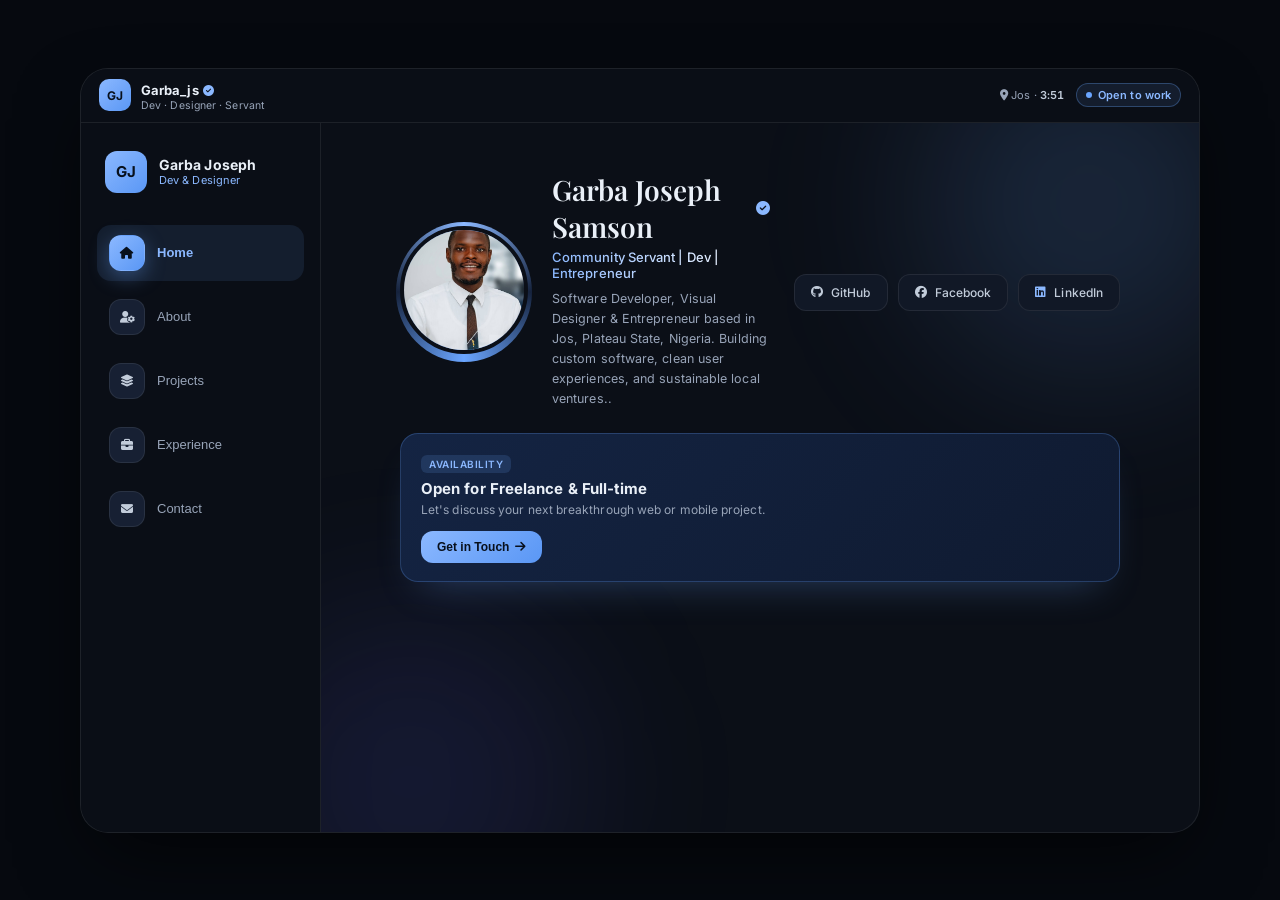
<file: index.html>
<!DOCTYPE html>
<html lang="en">
<head>
<meta charset="UTF-8">
<meta name="viewport" content="width=device-width, initial-scale=1.0, viewport-fit=cover">
<title>Garba Joseph | Developer, Designer & Community Servant</title>
<meta name="description" content="Building digital & visual solutions for SMEs and brands in Jos, Nigeria.">
<meta name="theme-color" content="#0b0f17">
<meta property="og:type" content="website">
<meta property="og:title" content="Garba Joseph | Developer, Designer & Community Servant">
<meta property="og:description" content="Building digital & visual solutions for SMEs and brands in Jos, Nigeria.">
<meta property="og:image" content="https://garba-js.github.io/Portfolio/images/og/home.jpg">
<meta property="og:url" content="https://garba-js.github.io/Portfolio/">
<meta name="twitter:card" content="summary_large_image">
<link rel="preconnect" href="https://fonts.googleapis.com">
<link rel="preconnect" href="https://fonts.gstatic.com" crossorigin>
<link href="https://fonts.googleapis.com/css2?family=Inter:wght@400;500;600;700&family=Playfair+Display:wght@600&display=swap" rel="stylesheet">
<link rel="stylesheet" href="https://cdnjs.cloudflare.com/ajax/libs/font-awesome/6.4.0/css/all.min.css">
<link rel="stylesheet" href="styles/style.css">
</head>
<body>
<div class="ambient-bg" aria-hidden="true"><div class="glow glow-1"></div><div class="glow glow-2"></div></div>
<div class="app-shell">
  <header class="topbar">
    <div class="tb-id">
      <div class="tb-mono">GJ</div>
      <div><span class="tb-name">Garba_js<i class="fa-solid fa-circle-check"></i></span><span class="tb-sub">Dev · Designer · Servant</span></div>
    </div>
    <div class="tb-right">
      <span><i class="fa-solid fa-location-dot"></i> Jos · <span id="current-time" class="tb-time">--:--</span></span>
      <span class="tb-status"><span>Open to work</span></span>
    </div>
  </header>

  <div class="app-body">
  <nav class="app-nav" aria-label="Portfolio navigation">
    <div class="desktop-brand">
      <div class="desktop-avatar">GJ</div><div><span class="desktop-name">Garba Joseph</span><span class="desktop-role">Dev & Designer</span></div></div>
    <div class="nav-items" role="tablist">
      <button class="nav-btn active" role="tab" data-index="0" data-page="home"><div class="nav-icon"><i class="fa-solid fa-house"></i></div><span class="nav-label">Home</span></button>
      <button class="nav-btn" role="tab" data-index="1" data-page="about"><div class="nav-icon"><i class="fa-solid fa-user-gear"></i></div><span class="nav-label">About</span></button>
      <button class="nav-btn" role="tab" data-index="2" data-page="projects"><div class="nav-icon"><i class="fa-solid fa-layer-group"></i></div><span class="nav-label">Projects</span></button>
      <button class="nav-btn" role="tab" data-index="3" data-page="experience"><div class="nav-icon"><i class="fa-solid fa-briefcase"></i></div><span class="nav-label">Experience</span></button>
      <button class="nav-btn" role="tab" data-index="4" data-page="contact"><div class="nav-icon"><i class="fa-solid fa-envelope"></i></div><span class="nav-label">Contact</span></button>
    </div>
    <div class="nav-indicator" id="nav-indicator"></div>
  </nav>

  <main class="pages-viewport" id="pages-viewport">
   <div class="pages-track" id="pages-track">

    <section id="page-home" class="portfolio-page"><div class="home-layout">
      <div class="profile-hero">
        <div class="avatar-wrapper"><div class="avatar-glow"></div>
          <img src="images/headshot.jpg" alt="Garba Joseph" class="avatar-img" width="300" height="300" fetchpriority="high"></div>
        <div class="hero-text">
          <h1 class="hero-title">Garba Joseph Samson<i class="fa-solid fa-circle-check verified-icon"></i></h1>
          <p class="hero-subtitle">Community Servant | Dev | Entrepreneur</p>
          <p class="hero-bio">Software Developer, Visual Designer & Entrepreneur based in Jos, Plateau State, Nigeria. Building custom software, clean user experiences, and sustainable local ventures..</p>
        </div>
        <div class="social-row">
          <a href="https://github.com" target="_blank" rel="noopener" class="social-btn"><i class="fa-brands fa-github"></i><span>GitHub</span></a>
          <a href="https://web.facebook.com/garbajs" target="_blank" rel="noopener" class="social-btn"><i class="fa-brands fa-facebook"></i><span>Facebook</span></a>
          <a href="https://www.linkedin.com/in/garba-js" target="_blank" rel="noopener" class="social-btn"><i class="fa-brands fa-linkedin text-blue"></i><span>LinkedIn</span></a>
        </div>
      </div>
      <div class="cta-banner"><div class="cta-shine"></div><span class="cta-badge">Availability</span>
        <h2 class="cta-title">Open for Freelance & Full-time</h2>
        <p class="cta-desc">Let's discuss your next breakthrough web or mobile project.</p>
        <button class="cta-btn" data-jump="4">Get in Touch <i class="fa-solid fa-arrow-right"></i></button></div>
    </div></section>

    <section id="page-about" class="portfolio-page">
      <div class="section-header"><h2 class="section-title"><i class="fa-solid fa-user-gear"></i> About</h2></div>
      <div class="seg" role="tablist" data-seg>
        <button role="tab" aria-selected="true" data-tab="pro">Professional</button>
        <button role="tab" aria-selected="false" data-tab="personal">Personal</button>
      </div>
      <div class="tabpanel" data-panel="pro"><div class="responsive-grid" id="about-pro"></div></div>
      <div class="tabpanel" data-panel="personal" hidden id="about-personal"></div>
    </section>

    <section id="page-projects" class="portfolio-page">
      <div class="section-header"><h2 class="section-title"><i class="fa-solid fa-layer-group"></i> Projects</h2><span class="section-meta" id="proj-meta"></span></div>
      <div class="seg" role="tablist" data-seg>
        <button role="tab" aria-selected="true" data-tab="featured">Featured Works</button>
        <button role="tab" aria-selected="false" data-tab="recent">Recent Activity</button>
      </div>
      <div class="tabpanel" data-panel="featured"><div class="responsive-grid projects-grid" id="projects-grid"></div></div>
      <div class="tabpanel" data-panel="recent" hidden><div class="feed" id="activity-feed"></div></div>
    </section>

    <section id="page-experience" class="portfolio-page">
      <div class="section-header"><h2 class="section-title"><i class="fa-solid fa-briefcase"></i> Work & Education</h2></div>
      <div class="timeline">
        <div class="timeline-item">
          <span class="timeline-dot active"></span>
          <span class="timeline-date active">2024 - Present</span>
          <h3>Co-Founder & Business Strategist</h3>
          <p class="timeline-org">Doxa Pâtisserie • Jos, Nigeria</p>
          <p class="timeline-desc">
            Leading brand strategy, visual design, and custom financial analytics dashboards for an artisanal bakery venture.</p></div>
        <div class="timeline-item">
          <span class="timeline-dot"></span>
          <span class="timeline-date">
            2024 - Present</span>
          <h3>Content Manager & Frontend Developer</h3>
          <p class="timeline-org">Managira ERP</p>
          <p class="timeline-desc">Managing digital strategy, user interface improvements, and field outreach operations for school management software.</p></div>
        <div class="timeline-item"><span class="timeline-dot"></span><span class="timeline-date">Ongoing</span>
          <h3>Software Development & CS Coursework</h3><p class="timeline-org">BYU-Pathway Worldwide</p>
          <p class="timeline-desc">Focusing on dynamic web development, software design principles, and object-oriented programming in C#.</p></div>
      </div>
    </section>

    <section id="page-contact" class="portfolio-page">
      <div class="section-header"><h2 class="section-title"><i class="fa-solid fa-paper-plane"></i> Let's Connect</h2></div>
      <div class="contact-layout">
        <div class="quick-contact-grid">
          <a id="c-mail" href="#" class="quick-card"><div class="quick-icon purple"><i class="fa-solid fa-envelope"></i></div><span class="quick-title">Email Me</span><span class="quick-sub">Direct Inquiries</span></a>
          <a id="c-wa" href="#" target="_blank" rel="noopener" class="quick-card"><div class="quick-icon emerald"><i class="fa-brands fa-whatsapp"></i></div><span class="quick-title">WhatsApp</span><span class="quick-sub">Quick Chat</span></a>
        </div>
        <div class="glass-card form-card"><h3 class="form-heading">Send a Message</h3>
          <form id="contact-form" class="contact-form">
            <div class="form-group"><label for="form-name">Your Name</label><input type="text" id="form-name" required placeholder="Jane Doe"></div>
            <div class="form-group"><label for="form-email">Your Email</label><input type="email" id="form-email" required placeholder="jane@company.com"></div>
            <div class="form-group"><label for="form-msg">Message</label><textarea id="form-msg" rows="3" required placeholder="Tell me about your project..."></textarea></div>
            <button type="submit" class="btn-gradient">Send Message <i class="fa-solid fa-paper-plane"></i></button>
          </form></div>
      </div>
    </section>
   </div>
  </main>
  </div>
  <section id="reader" class="reader" aria-hidden="true" aria-label="Story reader">
    <div class="reader-bar">
      <button id="reader-back" type="button" aria-label="Back"><i class="fa-solid fa-arrow-left"></i></button>
      <span>Story</span>
      <button id="reader-share" type="button" aria-label="Share"><i class="fa-solid fa-share-nodes"></i></button>
    </div>
    <article id="reader-body" class="reader-scroll"></article>
  </section>
</div>

<div id="project-modal" class="modal-backdrop" role="dialog" aria-modal="true" aria-labelledby="modal-title" aria-hidden="true">
  <div class="modal-box" id="modal-content">
    <button id="close-modal-btn" class="modal-close" aria-label="Close"><i class="fa-solid fa-xmark"></i></button>
    <span class="modal-badge">Project Overview</span>
    <h3 id="modal-title" class="modal-title"></h3><p id="modal-desc" class="modal-desc"></p>
    <div class="modal-actions">
      <a id="modal-demo" href="#" target="_blank" rel="noopener" class="btn-primary flex-1">Live Preview <i class="fa-solid fa-arrow-up-right-from-square"></i></a>
      <a id="modal-code" href="#" target="_blank" rel="noopener" class="btn-icon" aria-label="GitHub repository"><i class="fa-brands fa-github"></i></a>
    </div>
  </div>
</div>
<div id="toast" class="toast-banner" role="status"><i class="fa-solid fa-circle-check"></i><span id="toast-text"></span></div>
<script src="data/content.js"></script>
<script src="scripts/script.js" defer></script>
</body>
</html>
</file>
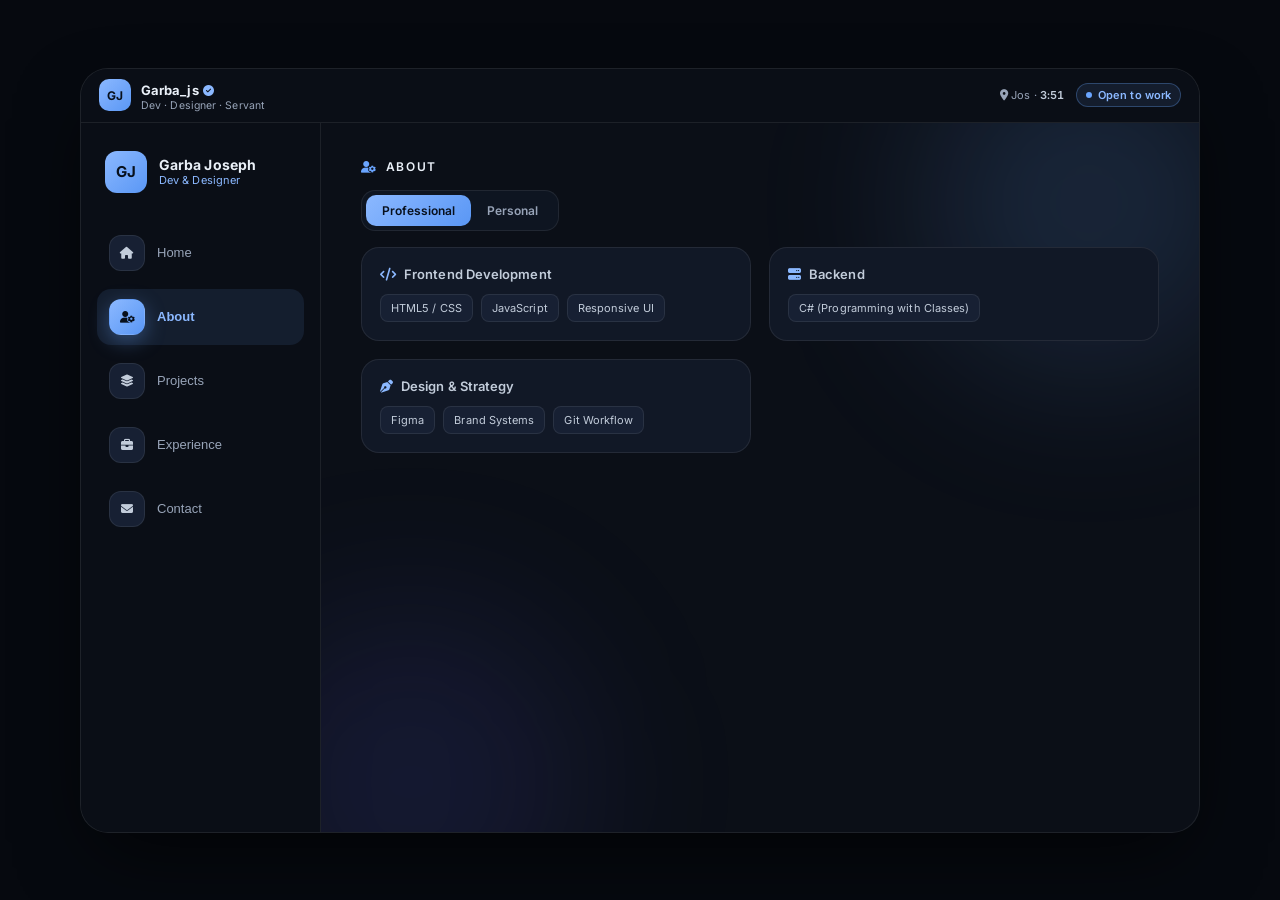
<file: about.html>
<!DOCTYPE html><html lang="en"><head><meta charset="UTF-8"><title>About Garba Joseph</title>
<meta name="description" content="Professional skills and the personal story behind the work."><meta property="og:type" content="website"><meta property="og:title" content="About Garba Joseph">
<meta property="og:description" content="Professional skills and the personal story behind the work."><meta property="og:image" content="https://garba-js.github.io/Portfolio/images/og/about.jpg">
<meta property="og:image:width" content="1200"><meta property="og:image:height" content="630">
<meta property="og:url" content="https://garba-js.github.io/Portfolio/about.html"><meta name="twitter:card" content="summary_large_image">
<meta http-equiv="refresh" content="0; url=index.html#about"></head><body><script>location.replace("index.html#about")</script></body></html>
</file>
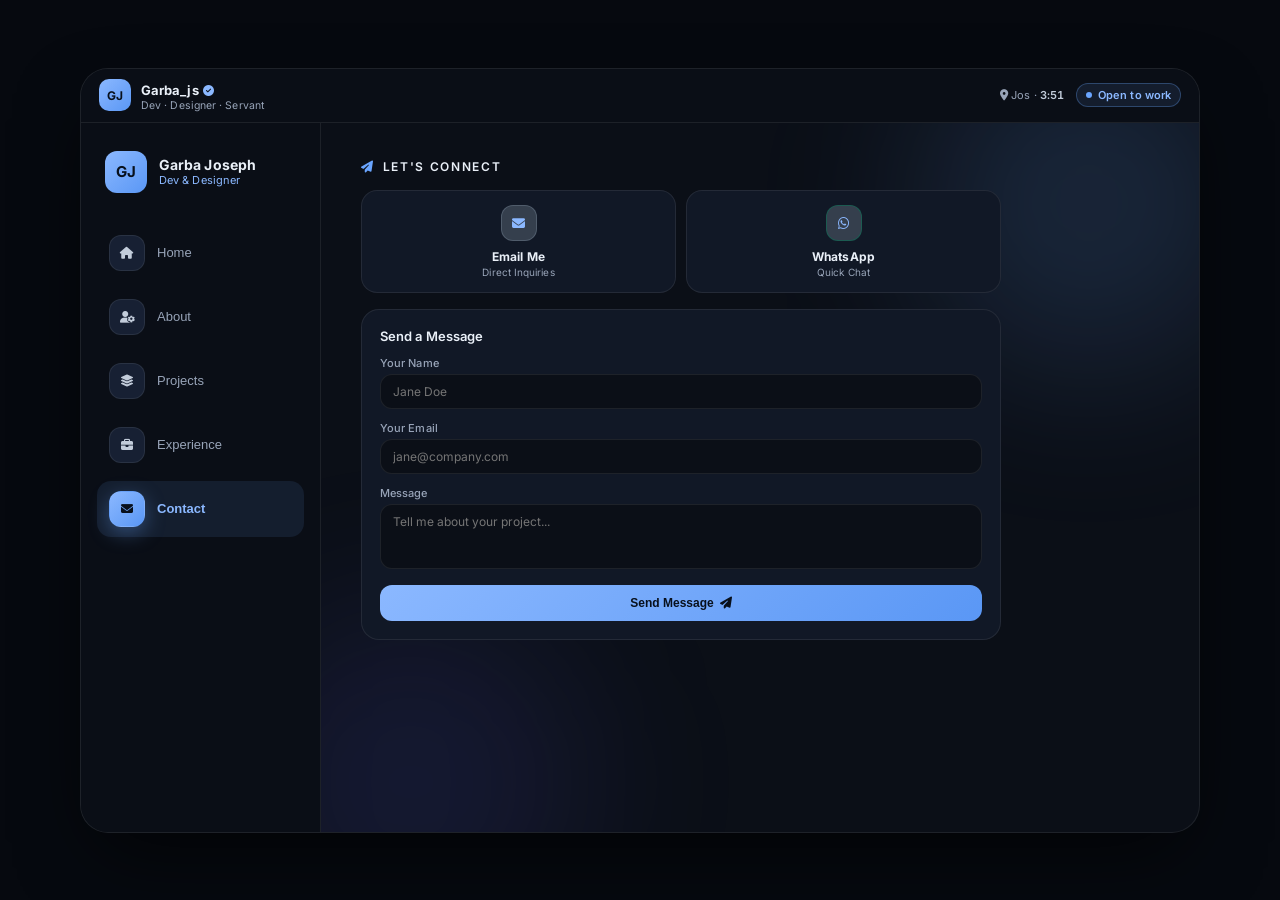
<file: contact.html>
<!DOCTYPE html><html lang="en"><head><meta charset="UTF-8"><title>Contact Garba Joseph</title>
<meta name="description" content="Available for freelance and full-time. Let's talk about your project."><meta property="og:type" content="website"><meta property="og:title" content="Contact Garba Joseph">
<meta property="og:description" content="Available for freelance and full-time. Let's talk about your project."><meta property="og:image" content="https://garba-js.github.io/Portfolio/images/og/contact.jpg">
<meta property="og:image:width" content="1200"><meta property="og:image:height" content="630">
<meta property="og:url" content="https://garba-js.github.io/Portfolio/contact.html"><meta name="twitter:card" content="summary_large_image">
<meta http-equiv="refresh" content="0; url=index.html#contact"></head><body><script>location.replace("index.html#contact")</script></body></html>
</file>
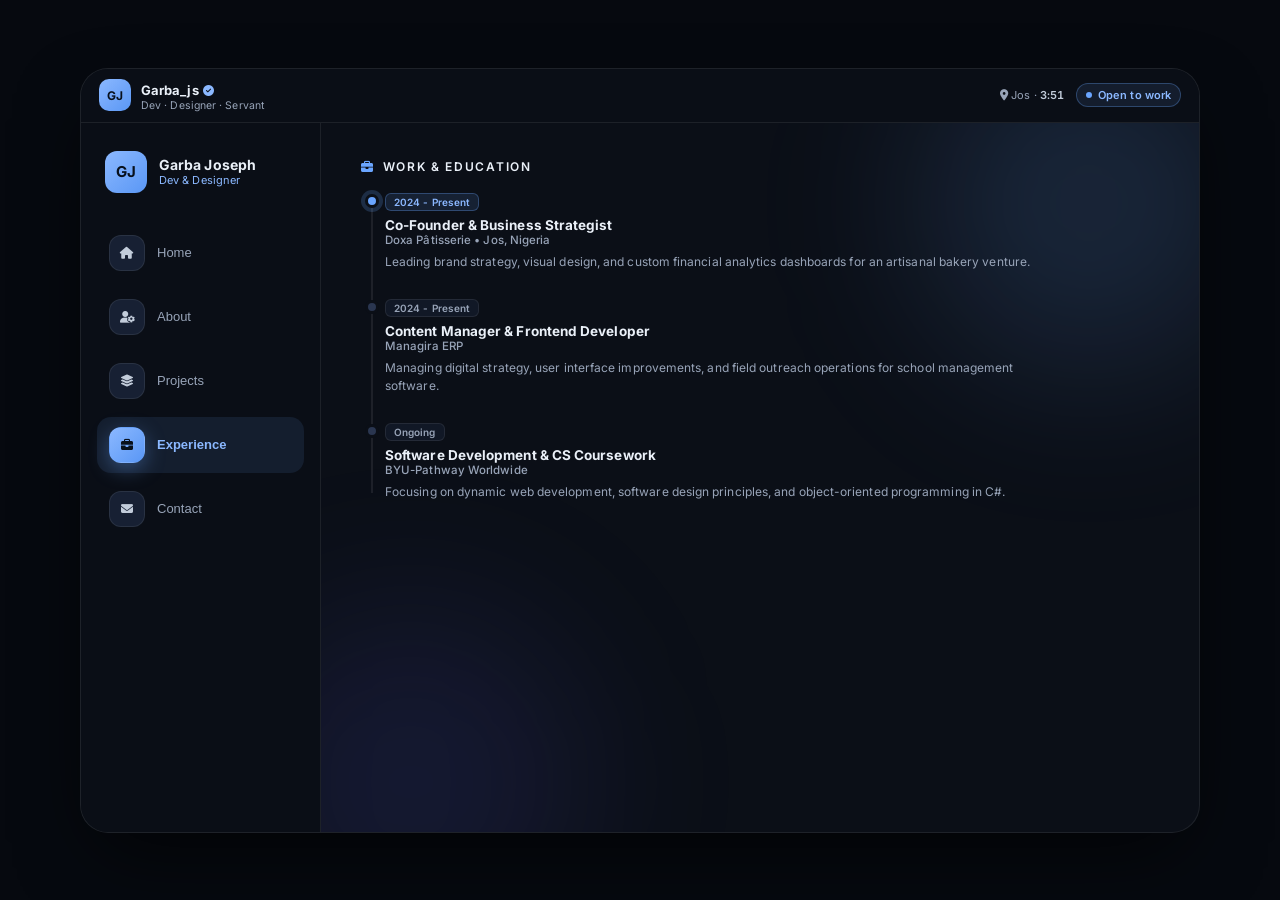
<file: experience.html>
<!DOCTYPE html><html lang="en"><head><meta charset="UTF-8"><title>Experience | Garba Joseph</title>
<meta name="description" content="Work and education: Doxa Pâtisserie, Managira ERP, BYU-Pathway."><meta property="og:type" content="website"><meta property="og:title" content="Experience | Garba Joseph">
<meta property="og:description" content="Work and education: Doxa Pâtisserie, Managira ERP, BYU-Pathway."><meta property="og:image" content="https://garba-js.github.io/Portfolio/images/og/experience.jpg">
<meta property="og:image:width" content="1200"><meta property="og:image:height" content="630">
<meta property="og:url" content="https://garba-js.github.io/Portfolio/experience.html"><meta name="twitter:card" content="summary_large_image">
<meta http-equiv="refresh" content="0; url=index.html#experience"></head><body><script>location.replace("index.html#experience")</script></body></html>
</file>
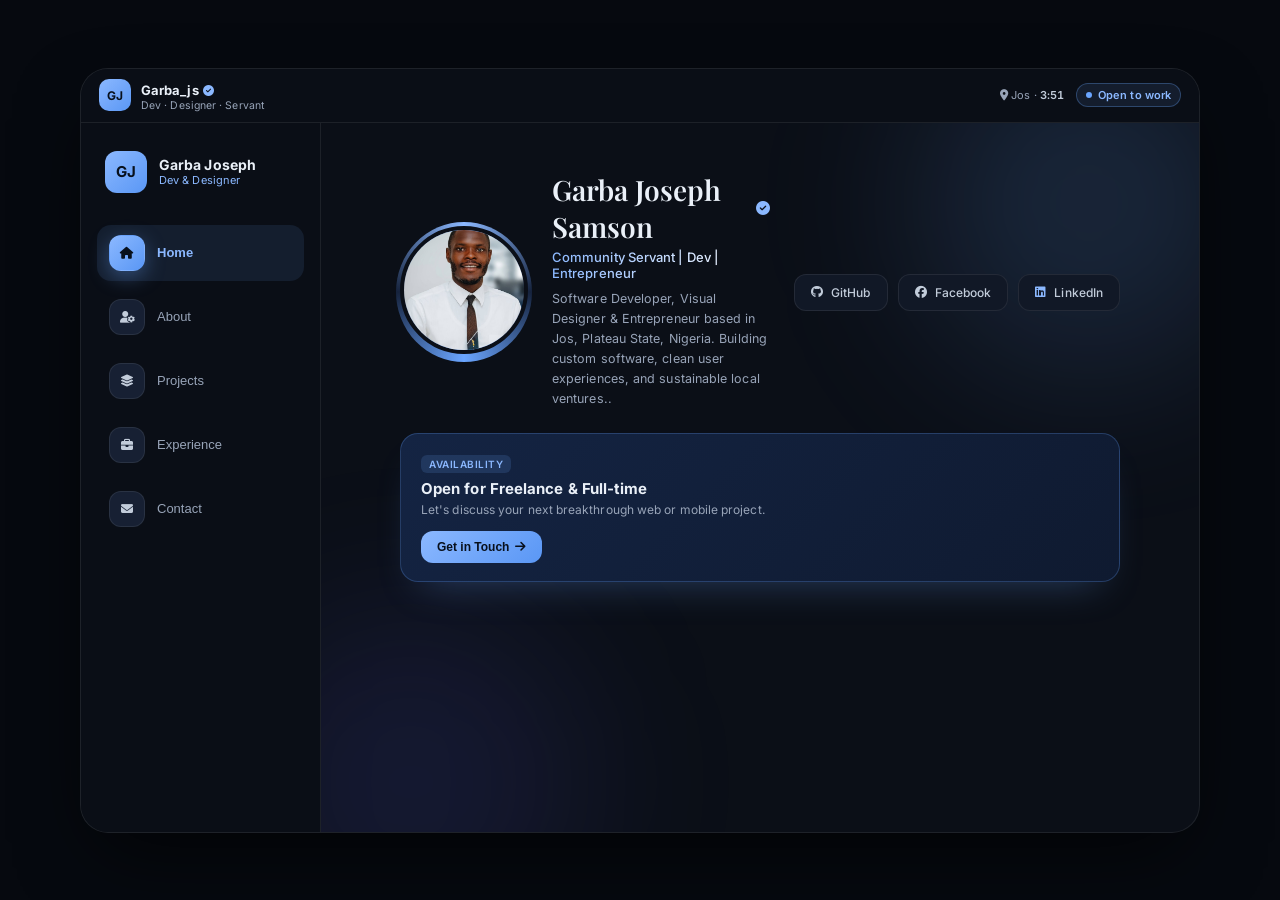
<file: home.html>
<!DOCTYPE html><html lang="en"><head><meta charset="UTF-8"><title>Garba Joseph | Developer, Designer & Community Servant</title>
<meta name="description" content="Building digital & visual solutions for SMEs and brands in Jos, Nigeria."><meta property="og:type" content="website"><meta property="og:title" content="Garba Joseph | Developer, Designer & Community Servant">
<meta property="og:description" content="Building digital & visual solutions for SMEs and brands in Jos, Nigeria."><meta property="og:image" content="https://garba-js.github.io/Portfolio/images/og/home.jpg">
<meta property="og:image:width" content="1200"><meta property="og:image:height" content="630">
<meta property="og:url" content="https://garba-js.github.io/Portfolio/home.html"><meta name="twitter:card" content="summary_large_image">
<meta http-equiv="refresh" content="0; url=index.html#home"></head><body><script>location.replace("index.html#home")</script></body></html>
</file>
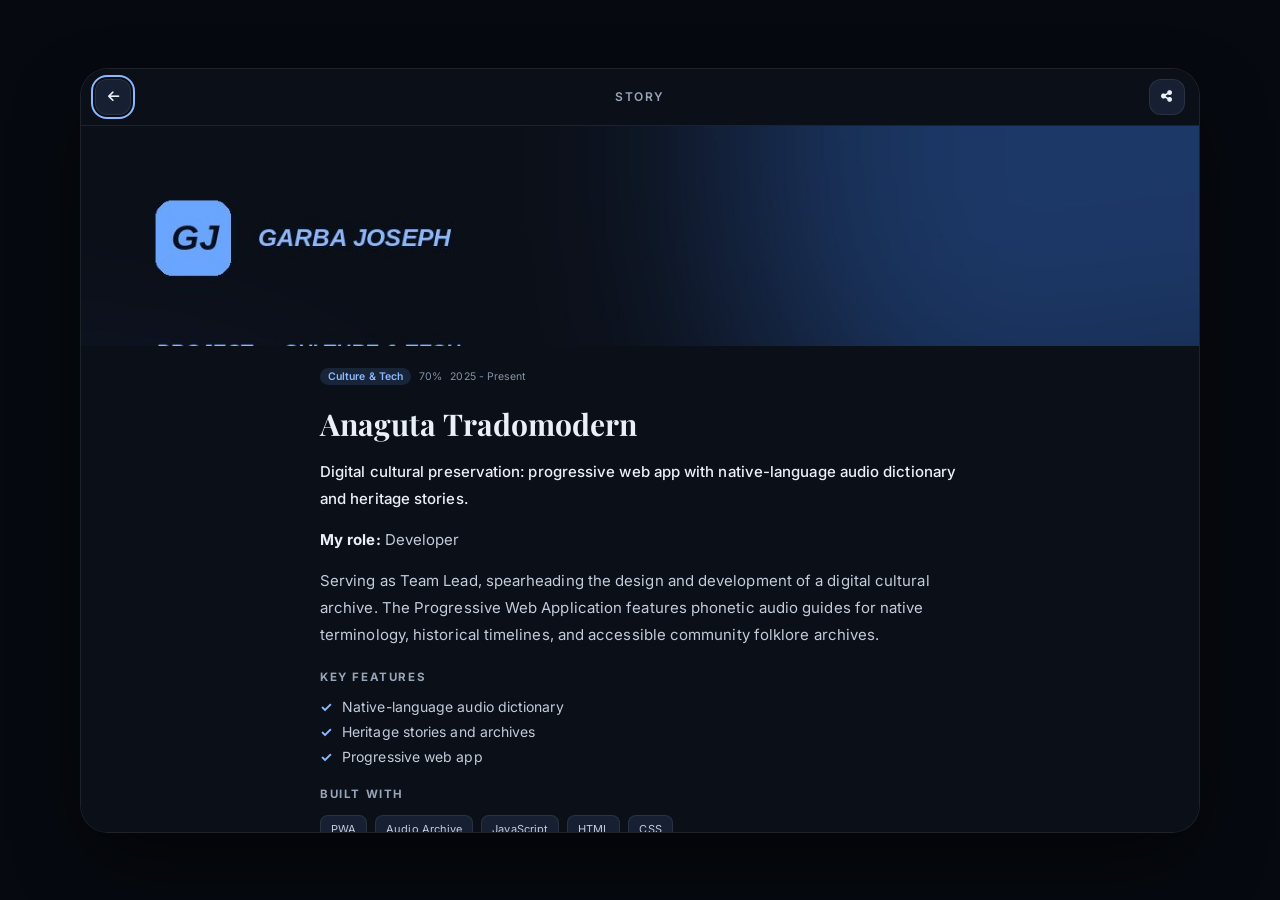
<file: project-anaguta-tradomodern.html>
<!DOCTYPE html><html lang="en">
    <head>
        <meta charset="UTF-8">
    <title>Anaguta Tradomodern | Garba Joseph</title>
<meta name="description" content="Digital cultural preservation: a progressive web app with a native-language audio dictionary and heritage stories."><meta property="og:type" content="article"><meta property="og:title" content="Anaguta Tradomodern | Garba Joseph">
<meta property="og:description" content="Digital cultural preservation: a progressive web app with a native-language audio dictionary and heritage stories."><meta property="og:image" content="https://garba-js.github.io/Portfolio/images/og/project-anaguta-tradomodern.jpg">
<meta property="og:image:width" content="100">
<meta property="og:image:height" content="630">
<meta property="og:url" content="https://garba-js.github.io/Portfolio/project-anaguta-tradomodern.html"><meta name="twitter:card" content="summary_large_image">
<meta http-equiv="refresh" content="0; url=index.html#anaguta-tradomodern"></head><body><script>location.replace("index.html#anaguta-tradomodern")</script></body></html>
</file>
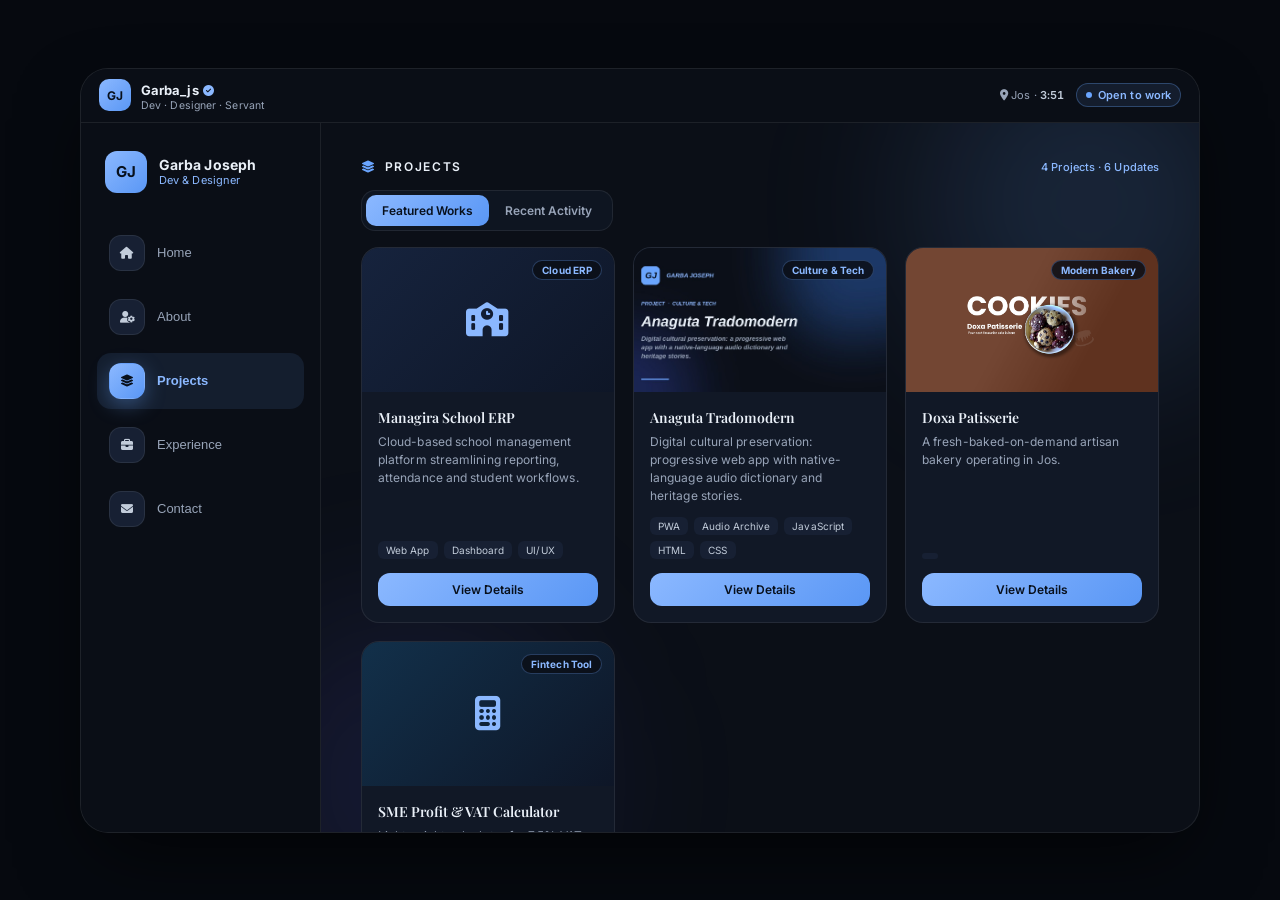
<file: projects.html>
<!DOCTYPE html><html lang="en"><head><meta charset="UTF-8"><title>Projects & Recent Activity | Garba Joseph</title>
<meta name="description" content="Featured works plus the latest articles, events and updates.">
<meta property="og:type" content="website">
<meta property="og:title" content="Projects & Recent Activity | Garba JS">
<meta property="og:description" content="Featured works plus the latest articles, events and updates.">
<meta property="og:image" content="https://garba-js.github.io/Portfolio/images/og/projects.jpg">
<meta property="og:image:width" content="100">
<meta property="og:image:height" content="630">
<meta property="og:url" content="https://garba-js.github.io/Portfolio/projects.html">
<meta name="twitter:card" content="summary_large_image">
<meta http-equiv="refresh" content="0; url=index.html#projects">
</head>
<body>
    <script>location.replace("index.html#projects")

    </script>
    </body></html>
</file>
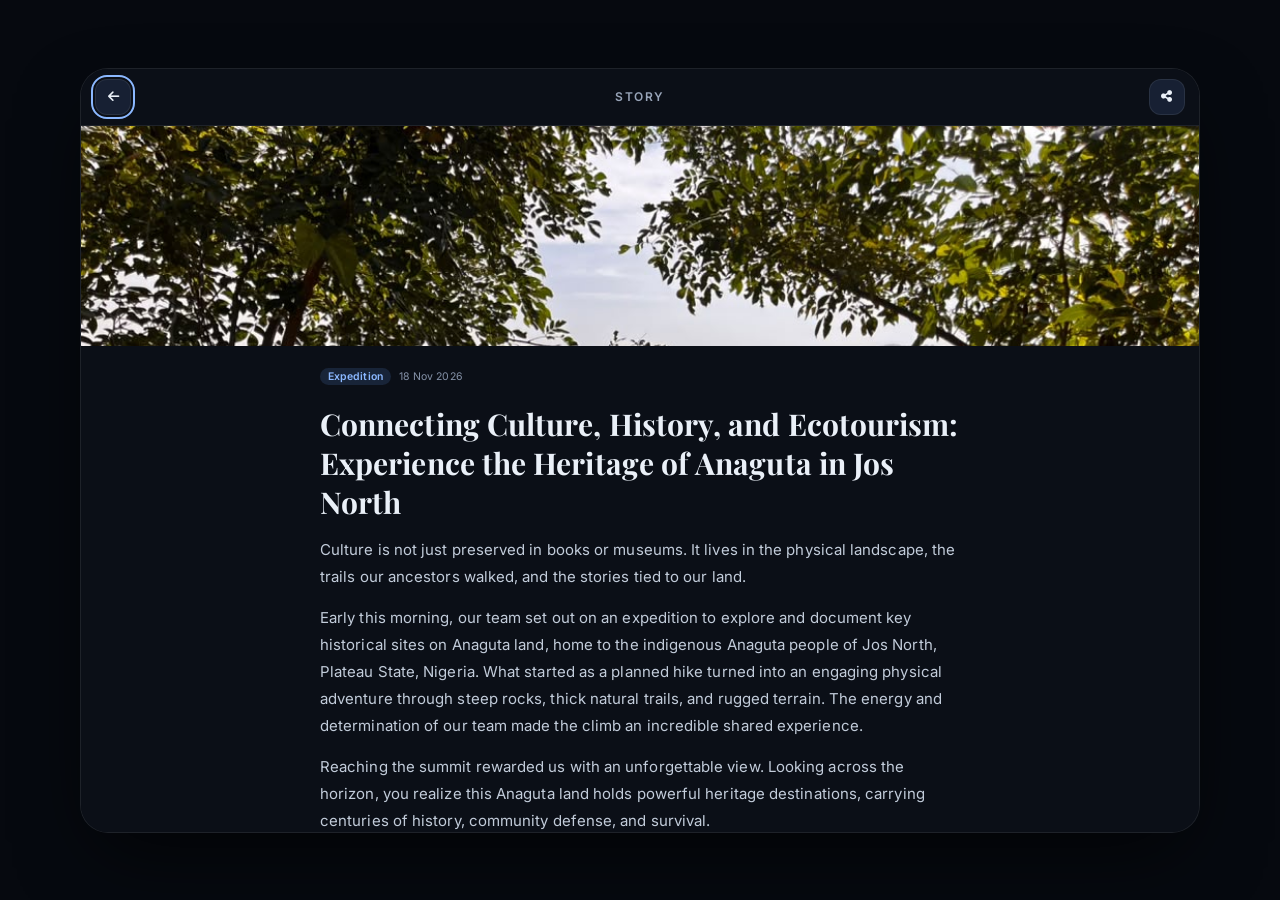
<file: story-anaguta-expedition.html>
<!DOCTYPE html><html lang="en"><head><meta charset="UTF-8"><title>Connecting Culture, History, and Ecotourism: Experience the Heritage of Anaguta in Jos North</title>
<meta name="description" content="Our team hiked to historic sites on Anaguta land, met a local elder who shared the mountain's oral history, and visited the Amanza Waterfall."><meta property="og:type" content="article"><meta property="og:title" content="Connecting Culture, History, and Ecotourism: Experience the Heritage of Anaguta in Jos North">
<meta property="og:description" content="Our team hiked to historic sites on Anaguta land, met a local elder who shared the mountain's oral history, and visited the Amanza Waterfall."><meta property="og:image" content="https://garba-js.github.io/Portfolio/images/og/story-anaguta-expedition.jpg">
<meta property="og:image:width" content="1200"><meta property="og:image:height" content="630">
<meta property="og:url" content="https://garba-js.github.io/Portfolio/story-anaguta-expedition.html"><meta name="twitter:card" content="summary_large_image">
<meta http-equiv="refresh" content="0; url=index.html#anaguta-expedition"></head><body><script>location.replace("index.html#anaguta-expedition")</script></body></html>
</file>
<file: styles/style.css>
/* =========================================================
   GARBA JOSEPH - FULLY RESPONSIVE MOBILE & DESKTOP PORTFOLIO
   ========================================================= */

:root {
    --bg-canvas: var(--s-1);
    --bg-shell: rgba(255, 255, 255, 0.92);
    --bg-card: rgba(255, 255, 255, 0.8);
    --bg-elevated: var(--s-2);
    --border-color: var(--s-2);
    --border-light: rgba(51, 65, 85, 0.7);
    --text-main: var(--t-ink);
    --text-muted: #5f6c7b;
    --text-dim: #667381;
    --brand-400: #566472;
    --brand-500: #6c7a89;
    --brand-600: #5a6876;
    --indigo-600: #6c7a89;
    --gold: #6c7a89;
}

* {
    box-sizing: border-box;
    margin: 0;
    padding: 0;
    -webkit-tap-highlight-color: transparent;
}

body {
    font-family: 'Inter', sans-serif;
    background-color: var(--bg-canvas);
    color: var(--text-main);
    min-height: 100vh;
    display: flex;
    align-items: center;
    justify-content: center;
    overflow-x: hidden;
}

/* Ambient Background Glows */
.ambient-bg {
    position: fixed;
    inset: 0;
    overflow: hidden;
    pointer-events: none;
    z-index: 0;
}

.glow {
    position: absolute;
    width: 380px;
    height: 380px;
    border-radius: 50%;
    filter: blur(80px);
    animation: pulseSlow 6s infinite ease-in-out;
}

.glow-1 {
    top: -140px;
    left: -140px;
    background: rgba(108, 122, 137, 0.35);
}

.glow-2 {
    top: 50%;
    right: -140px;
    background: rgba(108, 122, 137, 0.25);
    animation-delay: 2s;
}

@keyframes pulseSlow {
    0%, 100% { opacity: 0.25; transform: scale(1); }
    50% { opacity: 0.45; transform: scale(1.06); }
}

/* =========================================================
   RESPONSIVE SHELL CONTAINER
   - Mobile (< 640px): Full viewport 100vw x 100dvh
   - Tablet (640px - 1023px): Sleek centered phone/tablet frame
   - Desktop (>= 1024px): Wide responsive multi-column app layout
   ========================================================= */
.app-shell {
    position: relative;
    z-index: 10;
    width: 100%;
    height: 100vh;
    height: 100dvh;
    background-color: var(--bg-shell);
    backdrop-filter: blur(20px);
    display: flex;
    flex-direction: column;
    overflow: hidden;
}

/* Tablet Frame View (640px to 1023px) */
@media (min-width: 640px) and (max-width: 1023px) {
    body {
        padding: 16px;
    }
    .app-shell {
        max-width: 440px;
        height: 860px;
        max-height: 92vh;
        border-radius: 44px;
        border: 8px solid var(--border-color);
        box-shadow: 0 25px 50px -12px rgba(0, 0, 0, 0.75);
    }
    .device-notch {
        display: flex;
    }
    .home-indicator {
        display: block;
    }
}

/* Desktop Wide App View (>= 1024px) */
@media (min-width: 1024px) {
    body {
        padding: 24px;
    }
    .app-shell {
        max-width: 1120px;
        height: 85vh;
        min-height: 640px;
        max-height: 820px;
        border-radius: 28px;
        border: 1px solid var(--border-light);
        box-shadow: 0 30px 60px -15px rgba(0, 0, 0, 0.8);
        flex-direction: row; /* Sidebar + Main Content */
    }
    .status-bar,
    .device-notch,
    .home-indicator {
        display: none !important;
    }
}

/* Device Notch & Home Indicator */
.device-notch {
    display: none;
    position: absolute;
    top: 0;
    left: 50%;
    transform: translateX(-50%);
    width: 128px;
    height: 24px;
    background-color: var(--border-color);
    border-bottom-left-radius: 16px;
    border-bottom-right-radius: 16px;
    z-index: 50;
    align-items: center;
    justify-content: center;
    gap: 8px;
}

.notch-speaker {
    width: 48px;
    height: 4px;
    background: var(--s-3);
    border-radius: 999px;
}

.notch-camera {
    width: 8px;
    height: 8px;
    background: var(--s-3);
    border-radius: 50%;
}

.home-indicator {
    display: none;
    position: absolute;
    bottom: 6px;
    left: 50%;
    transform: translateX(-50%);
    width: 128px;
    height: 4px;
    background: var(--s-3);
    border-radius: 999px;
    z-index: 50;
    pointer-events: none;
}

/* Top Status Bar */
.status-bar {
    display: flex;
    justify-content: space-between;
    align-items: center;
    padding: 12px 24px 8px;
    font-size: 12px;
    color: var(--text-muted);
    background: rgba(255, 255, 255, 0.95);
    user-select: none;
    z-index: 40;
}

.status-time {
    font-weight: 600;
    color: var(--t-body);
}

.brand-badge {
    font-size: 11px;
    font-weight: 700;
    color: var(--brand-400);
    letter-spacing: 0.04em;
}

.status-icons {
    display: flex;
    align-items: center;
    gap: 8px;
    font-size: 11px;
    color: var(--t-body);
}

/* =========================================================
   ADAPTIVE NAVIGATION BAR
   ========================================================= */
.app-nav {
    position: relative;
    background: rgba(255, 255, 255, 0.95);
    border-bottom: 1px solid var(--border-light);
    z-index: 30;
}

.desktop-brand {
    display: none;
}

.nav-items {
    display: grid;
    grid-template-columns: repeat(5, 1fr);
    padding: 10px 12px;
}

.nav-btn {
    background: none;
    border: none;
    display: flex;
    flex-direction: column;
    align-items: center;
    justify-content: center;
    cursor: pointer;
    transition: transform 0.15s ease;
}

.nav-btn:active {
    transform: scale(0.95);
}

.nav-icon {
    width: 36px;
    height: 36px;
    border-radius: 12px;
    background-color: var(--bg-elevated);
    border: 1px solid var(--border-light);
    color: var(--text-muted);
    display: flex;
    align-items: center;
    justify-content: center;
    font-size: 12px;
    transition: all 0.25s ease;
}

.nav-btn:hover .nav-icon {
    color: var(--t-ink);
}

.nav-btn.active .nav-icon {
    background-color: var(--brand-600);
    border-color: var(--brand-500);
    color: var(--t-ink);
    box-shadow: 0 4px 12px rgba(108, 122, 137, 0.4);
}

.nav-label {
    font-size: 10px;
    font-weight: 500;
    color: var(--text-muted);
    margin-top: 4px;
    transition: color 0.25s ease;
}

.nav-btn.active .nav-label {
    font-weight: 600;
    color: var(--brand-400);
}

/* Sliding Indicator (Horizontal on Mobile/Tablet) */
.nav-indicator {
    position: absolute;
    bottom: 0;
    left: 0;
    width: 20%;
    height: 3px;
    background-color: var(--brand-500);
    border-radius: 3px 3px 0 0;
    transition: transform 0.35s cubic-bezier(0.25, 1, 0.5, 1);
}

/* Desktop Sidebar Navigation (>= 1024px) */
@media (min-width: 1024px) {
    .app-nav {
        width: 240px;
        flex-shrink: 0;
        border-bottom: none;
        border-right: 1px solid var(--border-light);
        padding: 28px 16px;
        display: flex;
        flex-direction: column;
        gap: 32px;
    }

    .desktop-brand {
        display: flex;
        align-items: center;
        gap: 12px;
        padding: 0 8px;
    }

    .desktop-avatar {
        width: 42px;
        height: 42px;
        border-radius: 12px;
        background: linear-gradient(135deg, var(--brand-500), var(--indigo-600));
        color: var(--t-ink);
        font-weight: 700;
        font-size: 15px;
        display: flex;
        align-items: center;
        justify-content: center;
    }

    .desktop-name {
        display: block;
        font-size: 14px;
        font-weight: 700;
        color: var(--t-ink);
    }

    .desktop-role {
        display: block;
        font-size: 11px;
        color: var(--brand-400);
    }

    .nav-items {
        display: flex;
        flex-direction: column;
        gap: 8px;
        padding: 0;
    }

    .nav-btn {
        flex-direction: row;
        justify-content: flex-start;
        gap: 12px;
        padding: 10px 12px;
        border-radius: 14px;
        transition: background-color 0.2s ease;
    }

    .nav-btn:hover {
        background-color: rgba(238, 241, 244, 0.5);
    }

    .nav-btn.active {
        background-color: rgba(108, 122, 137, 0.14);
    }

    .nav-label {
        margin-top: 0;
        font-size: 13px;
    }

    .nav-indicator {
        display: none;
    }
}

/* =========================================================
   HORIZONTAL SWIPE / SLIDE VIEWPORT (WhatsApp/Facebook style)
   ========================================================= */
.pages-viewport {
    flex: 1;
    width: 100%;
    overflow: hidden;
    position: relative;
}

.pages-track {
    display: flex;
    width: 500%;
    height: 100%;
    transition: transform 0.35s cubic-bezier(0.25, 1, 0.5, 1);
    will-change: transform;
}

.portfolio-page {
    width: 20%;
    height: 100%;
    overflow-y: auto;
    padding: 24px 20px 48px;
}

@media (min-width: 1024px) {
    .portfolio-page {
        padding: 36px 40px 48px;
    }
}

/* Hide scrollbars cleanly while keeping scrollability */
.portfolio-page::-webkit-scrollbar {
    width: 5px;
}
.portfolio-page::-webkit-scrollbar-track {
    background: transparent;
}
.portfolio-page::-webkit-scrollbar-thumb {
    background: rgba(71, 85, 105, 0.4);
    border-radius: 5px;
}

/* =========================================================
   PAGE 1: HOME
   ========================================================= */
.home-layout {
    display: flex;
    flex-direction: column;
    align-items: center;
    text-align: center;
    gap: 18px;
    max-width: 720px;
    margin: 0 auto;
}

@media (min-width: 1024px) {
    .home-layout {
        align-items: flex-start;
        text-align: left;
        gap: 24px;
        padding-top: 12px;
    }
}

.profile-hero {
    display: flex;
    flex-direction: column;
    align-items: center;
    gap: 14px;
    width: 100%;
}

@media (min-width: 1024px) {
    .profile-hero {
        flex-direction: row;
        align-items: center;
        gap: 24px;
    }
}

.avatar-wrapper {
    position: relative;
    margin-top: 4px;
    flex-shrink: 0;
}

.avatar-glow {
    position: absolute;
    inset: -4px;
    background: linear-gradient(90deg, var(--brand-500), var(--indigo-600));
    border-radius: 50%;
    filter: blur(8px);
    opacity: 0.75;
}

.avatar-img {
    position: relative;
    width: 112px;
    height: 112px;
    border-radius: 50%;
    object-fit: cover;
    border: 4px solid #ffffff;
}

@media (min-width: 1024px) {
    .avatar-img {
        width: 128px;
        height: 128px;
    }
}

.hero-title {
    font-size: 24px;
    font-weight: 700;
    color: var(--t-ink);
    display: flex;
    align-items: center;
    justify-content: center;
    gap: 6px;
}

@media (min-width: 1024px) {
    .hero-title {
        justify-content: flex-start;
        font-size: 28px;
    }
}

.verified-icon {
    color: var(--gold) !important;
    color: var(--brand-500);
    font-size: 14px;
}

.hero-subtitle {
    font-size: 13px;
    font-weight: 500;
    color: var(--brand-400);
    margin: 4px 0 8px;
}

.hero-bio {
    font-size: 12.5px;
    color: var(--text-muted);
    line-height: 1.6;
    max-width: 460px;
}

.social-row {
    display: flex;
    align-items: center;
    justify-content: center;
    gap: 10px;
    width: 100%;
    padding-top: 4px;
}

@media (min-width: 1024px) {
    .social-row {
        width: auto;
        justify-content: flex-start;
    }
}

.social-btn {
    flex: 1;
    padding: 10px 16px;
    background-color: #ffffff;
    border: 1px solid var(--border-color);
    border-radius: 12px;
    font-size: 12px;
    font-weight: 500;
    color: var(--t-body);
    text-decoration: none;
    display: flex;
    align-items: center;
    justify-content: center;
    gap: 8px;
    transition: border-color 0.2s ease, transform 0.15s ease;
}

.social-btn:hover {
    border-color: var(--brand-500);
}

.social-btn.icon-only {
    flex: 0 0 auto;
    padding: 10px 14px;
}

.text-blue { color: #60a5fa; }

/* CTA Banner */
.cta-banner {
    width: 100%;
    background: linear-gradient(90deg, var(--brand-600), var(--indigo-600));
    border-radius: 18px;
    padding: 18px 20px;
    text-align: left;
    position: relative;
    overflow: hidden;
    box-shadow: 0 12px 24px -8px rgba(108, 122, 137, 0.5);
}

.cta-shine {
    position: absolute;
    right: 0;
    top: 0;
    bottom: 0;
    width: 96px;
    background: rgba(255, 255, 255, 0.1);
    transform: skewX(12deg);
    pointer-events: none;
}

.cta-badge {
    display: inline-block;
    padding: 3px 8px;
    background: rgba(255, 255, 255, 0.2);
    border-radius: 6px;
    font-size: 10px;
    font-weight: 600;
    color: var(--t-ink);
    text-transform: uppercase;
    letter-spacing: 0.05em;
    margin-bottom: 6px;
}

.cta-title {
    font-size: 15px;
    font-weight: 700;
    color: var(--t-ink);
    margin-bottom: 4px;
}

.cta-desc {
    font-size: 12px;
    color: var(--t-body);
    margin-bottom: 14px;
}

.cta-btn {
    padding: 9px 16px;
    background: #ffffff;
    color: var(--t-ink);
    border: none;
    border-radius: 12px;
    font-size: 12px;
    font-weight: 700;
    cursor: pointer;
    display: inline-flex;
    align-items: center;
    gap: 6px;
    transition: background-color 0.2s ease;
}

.cta-btn:hover {
    background-color: var(--t-ink);
}

/* =========================================================
   SECTION HEADERS & RESPONSIVE GRIDS
   ========================================================= */
.section-header {
    display: flex;
    align-items: center;
    justify-content: space-between;
    margin-bottom: 16px;
}

.section-title {
    font-size: 14px;
    font-weight: 700;
    color: var(--t-ink);
    text-transform: uppercase;
    letter-spacing: 0.05em;
    display: flex;
    align-items: center;
    gap: 8px;
}

.section-title i {
    color: var(--brand-500);
}

.section-meta {
    font-size: 11px;
    font-weight: 500;
    color: var(--brand-400);
}

.responsive-grid {
    display: grid;
    grid-template-columns: 1fr;
    gap: 14px;
}

@media (min-width: 1024px) {
    .responsive-grid {
        grid-template-columns: repeat(2, 1fr);
        gap: 18px;
    }
    .projects-grid {
        grid-template-columns: repeat(3, 1fr);
    }
}

.glass-card {
    background-color: var(--bg-card);
    border: 1px solid var(--border-color);
    border-radius: 18px;
    padding: 18px;
}

.card-heading {
    font-size: 13px;
    font-weight: 600;
    color: var(--t-body);
    margin-bottom: 12px;
    display: flex;
    align-items: center;
    gap: 8px;
}

.text-brand { color: var(--brand-400); }
.text-indigo { color: #818cf8; }
.text-purple { color: #c084fc; }
.text-orange { color: #fb923c; }
.text-yellow { color: #facc15; }
.text-cyan { color: #22d3ee; }
.text-teal { color: #2dd4bf; }
.text-green { color: #22c55e; }
.text-amber { color: #f59e0b; }
.text-pink { color: #f472b6; }

.chip-group {
    display: flex;
    flex-wrap: wrap;
    gap: 8px;
}

.chip {
    padding: 6px 10px;
    background: rgba(238, 241, 244, 0.85);
    border: 1px solid var(--border-light);
    border-radius: 8px;
    font-size: 11px;
    color: var(--t-body);
    display: inline-flex;
    align-items: center;
    gap: 6px;
}

/* =========================================================
   PAGE 3: PROJECTS
   ========================================================= */
.project-card {
    background-color: var(--bg-card);
    border: 1px solid var(--border-color);
    border-radius: 18px;
    overflow: hidden;
    display: flex;
    flex-direction: column;
    transition: border-color 0.25s ease;
}

.project-card:hover {
    border-color: rgba(108, 122, 137, 0.5);
}

.project-thumb {
    position: relative;
    height: 144px;
    background: var(--bg-elevated);
    overflow: hidden;
}

.project-thumb img {
    width: 100%;
    height: 100%;
    object-fit: cover;
    transition: transform 0.4s ease;
}

.project-card:hover .project-thumb img {
    transform: scale(1.05);
}

.thumb-overlay {
    position: absolute;
    inset: 0;
    background: linear-gradient(to top, var(--s-1), transparent);
}

.project-tag {
    position: absolute;
    top: 12px;
    right: 12px;
    padding: 3px 9px;
    border-radius: 999px;
    font-size: 10px;
    font-weight: 700;
    color: var(--t-ink);
}

.tag-purple { background: rgba(108, 122, 137, 0.9); }
.tag-emerald { background: rgba(108, 122, 137, 0.9); }
.tag-indigo { background: rgba(79, 70, 229, 0.9); }

.project-body {
    padding: 16px;
    display: flex;
    flex-direction: column;
    flex: 1;
}

.project-body h3 {
    font-size: 14px;
    font-weight: 700;
    color: var(--t-ink);
    margin-bottom: 6px;
}

.project-body p {
    font-size: 12px;
    color: var(--text-muted);
    line-height: 1.5;
    margin-bottom: 12px;
    flex: 1;
}

.tech-tags {
    display: flex;
    flex-wrap: wrap;
    gap: 6px;
    margin-bottom: 14px;
}

.tech-tags span {
    font-size: 10px;
    padding: 3px 8px;
    background: var(--bg-elevated);
    color: var(--t-body);
    border-radius: 6px;
}

.btn-primary {
    width: 100%;
    padding: 9px 14px;
    background-color: var(--brand-600);
    color: var(--t-ink);
    border: none;
    border-radius: 12px;
    font-size: 12px;
    font-weight: 600;
    cursor: pointer;
    text-align: center;
    text-decoration: none;
    display: inline-flex;
    align-items: center;
    justify-content: center;
    gap: 6px;
    transition: background-color 0.2s ease;
}

.btn-primary:hover {
    background-color: var(--brand-500);
}

/* =========================================================
   PAGE 4: EXPERIENCE TIMELINE
   ========================================================= */
.timeline {
    position: relative;
    padding-left: 24px;
    display: flex;
    flex-direction: column;
    gap: 24px;
    max-width: 680px;
}

.timeline::before {
    content: "";
    position: absolute;
    left: 10px;
    top: 8px;
    bottom: 8px;
    width: 2px;
    background-color: var(--border-color);
}

.timeline-item {
    position: relative;
}

.timeline-dot {
    position: absolute;
    left: -20px;
    top: 4px;
    width: 14px;
    height: 14px;
    border-radius: 50%;
    background-color: var(--s-3);
    border: 3px solid #ffffff;
}

.timeline-dot.active {
    background-color: var(--brand-500);
}

.timeline-date {
    display: inline-block;
    font-size: 10px;
    font-weight: 600;
    color: var(--text-muted);
    background: #ffffff;
    padding: 2px 8px;
    border-radius: 6px;
    border: 1px solid var(--border-color);
}

.timeline-date.active {
    color: var(--brand-400);
    background: rgba(108, 122, 137, 0.35);
    border-color: rgba(108, 122, 137, 0.5);
}

.timeline-item h3 {
    font-size: 13.5px;
    font-weight: 700;
    color: var(--t-ink);
    margin-top: 6px;
}

.timeline-org {
    font-size: 11.5px;
    font-weight: 500;
    color: var(--text-muted);
}

.timeline-desc {
    font-size: 12px;
    color: var(--text-muted);
    margin-top: 6px;
    line-height: 1.55;
}

/* =========================================================
   PAGE 5: CONTACT
   ========================================================= */
.contact-layout {
    display: flex;
    flex-direction: column;
    gap: 16px;
    max-width: 640px;
}

.quick-contact-grid {
    display: grid;
    grid-template-columns: 1fr 1fr;
    gap: 10px;
}

.quick-card {
    padding: 14px;
    background-color: var(--bg-card);
    border: 1px solid var(--border-color);
    border-radius: 16px;
    text-decoration: none;
    display: flex;
    flex-direction: column;
    align-items: center;
    text-align: center;
    transition: border-color 0.2s ease;
}

.quick-card:hover {
    border-color: rgba(108, 122, 137, 0.5);
}

.quick-icon {
    width: 36px;
    height: 36px;
    border-radius: 12px;
    display: flex;
    align-items: center;
    justify-content: center;
    margin-bottom: 8px;
    font-size: 13px;
}

.quick-icon.purple {
    background: rgba(108, 122, 137, 0.4);
    color: var(--brand-400);
    border: 1px solid rgba(108, 122, 137, 0.5);
}

.quick-icon.emerald {
    background: rgba(108, 122, 137, 0.4);
    color: #34d399;
    border: 1px solid rgba(4, 120, 87, 0.5);
}

.quick-title {
    font-size: 12px;
    font-weight: 700;
    color: var(--t-ink);
}

.quick-sub {
    font-size: 10px;
    color: var(--text-muted);
    margin-top: 2px;
}

.form-heading {
    font-size: 13px;
    font-weight: 600;
    color: var(--t-ink);
    margin-bottom: 12px;
}

.contact-form {
    display: flex;
    flex-direction: column;
    gap: 12px;
}

.form-group label {
    display: block;
    font-size: 11px;
    font-weight: 500;
    color: var(--text-muted);
    margin-bottom: 4px;
}

.form-group input,
.form-group textarea {
    width: 100%;
    padding: 9px 12px;
    background-color: var(--s-1);
    border: 1px solid var(--border-color);
    border-radius: 12px;
    font-size: 12px;
    font-family: inherit;
    color: var(--t-ink);
    resize: none;
    transition: border-color 0.2s ease;
}

.form-group input:focus,
.form-group textarea:focus {
    outline: none;
    border-color: var(--brand-500);
}

.btn-gradient {
    width: 100%;
    padding: 11px;
    background: linear-gradient(90deg, var(--brand-600), var(--indigo-600));
    color: var(--t-ink);
    border: none;
    border-radius: 12px;
    font-size: 12px;
    font-weight: 700;
    cursor: pointer;
    display: flex;
    align-items: center;
    justify-content: center;
    gap: 6px;
    transition: opacity 0.2s ease;
}

.btn-gradient:hover {
    opacity: 0.92;
}

/* =========================================================
   MODAL & TOAST
   ========================================================= */
.modal-backdrop {
    position: fixed;
    inset: 0;
    z-index: 60;
    background: rgba(0, 0, 0, 0.75);
    backdrop-filter: blur(6px);
    display: none;
    align-items: center;
    justify-content: center;
    padding: 16px;
}

.modal-backdrop.open {
    display: flex;
}

.modal-box {
    background: #ffffff;
    border: 1px solid var(--border-color);
    border-radius: 24px;
    width: 100%;
    max-width: 380px;
    padding: 24px;
    position: relative;
    transform: scale(0.95);
    opacity: 0;
    transition: all 0.2s ease;
}

.modal-box.visible {
    transform: scale(1);
    opacity: 1;
}

.modal-close {
    position: absolute;
    top: 16px;
    right: 16px;
    width: 32px;
    height: 32px;
    border-radius: 50%;
    background: var(--bg-elevated);
    border: none;
    color: var(--text-muted);
    cursor: pointer;
    display: flex;
    align-items: center;
    justify-content: center;
}

.modal-close:hover {
    color: var(--t-ink);
}

.modal-badge {
    display: inline-block;
    padding: 3px 10px;
    background: rgba(108, 122, 137, 0.45);
    color: var(--brand-400);
    border: 1px solid rgba(108, 122, 137, 0.5);
    border-radius: 999px;
    font-size: 10px;
    font-weight: 600;
    margin-bottom: 8px;
}

.modal-title {
    font-size: 16px;
    font-weight: 700;
    color: var(--t-ink);
    margin-bottom: 8px;
}

.modal-desc {
    font-size: 12.5px;
    color: var(--t-body);
    line-height: 1.6;
    margin-bottom: 20px;
}

.modal-actions {
    display: flex;
    gap: 8px;
}

.flex-1 { flex: 1; }

.btn-icon {
    padding: 9px 14px;
    background: var(--bg-elevated);
    border: 1px solid var(--border-light);
    color: var(--t-body);
    border-radius: 12px;
    display: flex;
    align-items: center;
    justify-content: center;
    text-decoration: none;
}

.toast-banner {
    position: fixed;
    top: 24px;
    left: 50%;
    transform: translate(-50%, -80px);
    opacity: 0;
    z-index: 70;
    background-color: #059669;
    color: var(--t-ink);
    padding: 10px 18px;
    border-radius: 14px;
    box-shadow: 0 10px 25px rgba(0, 0, 0, 0.4);
    display: flex;
    align-items: center;
    gap: 8px;
    font-size: 12px;
    font-weight: 600;
    pointer-events: none;
    transition: all 0.3s ease;
}

.toast-banner.show {
    transform: translate(-50%, 0);
    opacity: 1;
}

/* ===== v2 additions ===== */
.app-shell,.pages-track{--pages:5}
.pages-track{width:calc(var(--pages)*100%)}
.portfolio-page{width:calc(100%/var(--pages))}
.device-notch,.home-indicator,.status-bar{display:none!important}
.app-shell{flex-direction:column!important}
.app-body{flex:1;min-height:0;display:flex;flex-direction:column}
@media(min-width:640px) and (max-width:1023px){.app-shell{max-width:720px;height:92vh;border-radius:24px;border:1px solid var(--border-light)}}
@media(min-width:1024px){.app-body{flex-direction:row}}
.nav-indicator{width:calc(100%/var(--pages))}
/* top bar */
.topbar{display:flex;align-items:center;justify-content:space-between;gap:12px;padding:10px 18px;background:rgba(12,21,18,.96);border-bottom:1px solid var(--border-light);z-index:40}
.tb-id{display:flex;align-items:center;gap:10px;min-width:0}
.tb-mono{width:32px;height:32px;border-radius:10px;background:linear-gradient(135deg,var(--brand-500),var(--indigo-600));display:grid;place-items:center;font-size:12px;font-weight:700;color:var(--t-ink);flex-shrink:0}
.tb-name{font-size:13px;font-weight:700;color:var(--t-ink);white-space:nowrap}
.tb-name i{color:var(--gold);font-size:11px;margin-left:4px}
.tb-sub{display:block;font-size:10.5px;color:var(--text-muted)}
.tb-right{display:flex;align-items:center;gap:12px;font-size:11px;color:var(--text-muted);white-space:nowrap}
.tb-time{color:var(--t-body);font-weight:600;font-variant-numeric:tabular-nums}
.tb-status{display:inline-flex;align-items:center;gap:6px;padding:4px 9px;border-radius:999px;background:rgba(16,185,129,.12);border:1px solid rgba(16,185,129,.35);color:var(--brand-400);font-weight:600}
.tb-status::before{content:"";width:6px;height:6px;border-radius:50%;background:var(--brand-400);animation:ping 2s infinite}
@keyframes ping{50%{opacity:.3}}
@media(max-width:420px){.tb-status span{display:none}.tb-status{padding:4px 6px}}
/* segmented tabs */
.seg{display:inline-flex;position:relative;padding:4px;margin-bottom:16px;background:var(--bg-elevated);border:1px solid var(--border-light);border-radius:14px}
.seg button{position:relative;z-index:1;border:0;background:none;color:var(--text-muted);font:600 12px Inter,sans-serif;padding:8px 16px;border-radius:10px;cursor:pointer;transition:color .2s,background .2s}
.seg button[aria-selected=true]{background:var(--brand-600);color:var(--t-ink)}
.seg button:focus-visible,.nav-btn:focus-visible,.btn-primary:focus-visible{outline:2px solid var(--gold);outline-offset:2px}
.tabpanel[hidden]{display:none}
.tabpanel{animation:fade .3s ease}
@keyframes fade{from{opacity:0;transform:translateY(6px)}}
/* covers & feed */
.cover{height:144px;display:grid;place-items:center;font-size:34px;color:rgba(255,255,255,.9);background:linear-gradient(135deg,var(--c1),var(--c2))}
.c-green{--c1:#065f46;--c2:#0f766e}.c-gold{--c1:#92400e;--c2:#d97706}.c-teal{--c1:#134e4a;--c2:#0e7490}
.feed{display:flex;flex-direction:column;gap:12px;max-width:680px}
.post{display:block;text-decoration:none;color:inherit}
.post-meta{display:flex;gap:8px;align-items:center;font-size:10.5px;color:var(--text-dim);margin-bottom:6px}
.post-type{padding:2px 8px;border-radius:999px;background:rgba(245,185,66,.14);color:var(--gold);font-weight:600}
.post h3{font-size:14px;color:var(--t-ink);margin-bottom:4px}
.post p{font-size:12px;color:var(--text-muted);line-height:1.55}
.post .more{display:inline-block;margin-top:8px;font-size:11.5px;color:var(--brand-400);font-weight:600}
a.glass-card:hover{border-color:rgba(16,185,129,.5)}
.pill-list{display:flex;flex-wrap:wrap;gap:8px}
.story{font-size:12.5px;color:var(--t-body);line-height:1.7}
.empty{color:var(--text-dim);font-size:12px}
@media(prefers-reduced-motion:reduce){*{animation:none!important;transition:none!important}}
@media(max-width:639px){.glow{animation:none;filter:blur(60px)}}

/* ===== Ink & Champagne: classy minimalist overrides ===== */
:root{--ink:#ffffff;--line:rgba(255,255,255,.08)}
body{background:var(--s-1);letter-spacing:.005em}
.ambient-bg{display:none}
.app-shell{background:#111;backdrop-filter:none;border-color:var(--line)}
.topbar,.app-nav{background:#111;border-color:var(--line)}
.glass-card,.project-card,.quick-card,.seg,.chip,.social-btn{border-color:var(--line);box-shadow:none}
/* accent fills get dark ink text */
.btn-primary,.btn-gradient,.seg button[aria-selected=true],.nav-btn.active .nav-icon,.tb-mono,.desktop-avatar{background:var(--brand-500);color:var(--ink);box-shadow:none}
.btn-primary:hover,.btn-gradient:hover{background:var(--brand-400);opacity:1}
.nav-btn.active .nav-icon{color:var(--ink)}
.cta-banner{background:#171717;border:1px solid rgba(200,169,106,.35);box-shadow:none}
.cta-shine{display:none}
.cta-badge{background:rgba(200,169,106,.14);color:var(--brand-400)}
.cta-desc{color:var(--text-muted)}
.cta-btn{background:var(--brand-500);color:var(--ink)}
.cta-btn:hover{background:var(--brand-400)}
.avatar-glow{display:none}
.avatar-img{border:2px solid rgba(200,169,106,.5)}
.project-tag{background:rgba(17,17,17,.85)!important;color:var(--brand-400);border:1px solid rgba(200,169,106,.4)}
.thumb-overlay{background:linear-gradient(to top,#111,transparent)}
.cover{color:rgba(200,169,106,.85)}
.c-green,.c-gold,.c-teal{--c1:#1d1d1e;--c2:#151515}
.c-gold{--c1:#262219}
.toast-banner{background:var(--s-2);color:var(--brand-400);border:1px solid rgba(200,169,106,.4)}
.quick-icon.emerald,.quick-icon.purple{color:var(--brand-400)}
.timeline-dot.active{background:var(--brand-500)}
.hero-title,.modal-title,.project-body h3,.post h3{font-family:'Playfair Display',Georgia,serif;font-weight:600;letter-spacing:0}
.hero-title{font-size:28px}
.section-title{letter-spacing:.14em;font-weight:600;font-size:12px}
.tb-status{background:transparent;border-color:rgba(200,169,106,.4);color:var(--brand-400)}
.tb-status::before{background:var(--brand-500)}

/* ===== Slate Blue & White (light, minimalist) ===== */
:root{--slate:#6c7a89;--slate-d:#5a6876;--text:var(--t-ink);--hair:#e3e8ed}
body{background:var(--s-2);color:var(--text)}
.app-shell{background:#fff;border:1px solid var(--hair);box-shadow:0 24px 60px -20px rgba(60,75,90,.28)}
.topbar,.app-nav{background:#fff;border-color:var(--hair)}
.glass-card,.project-card,.quick-card,.social-btn,.chip,.seg,.timeline-date{background:#fff;border-color:var(--hair)}
.seg,.chip,.tech-tags span{background:var(--s-1)}
.form-group input,.form-group textarea{background:var(--s-1);color:var(--text);border-color:var(--hair)}
/* slate fills carry white text */
.btn-primary,.btn-gradient,.cta-btn,.seg button[aria-selected=true],.nav-btn.active .nav-icon,.tb-mono,.desktop-avatar{background:var(--slate-d);color:#fff;box-shadow:none}
.btn-primary:hover,.btn-gradient:hover,.cta-btn:hover{background:var(--slate)}
.nav-btn.active .nav-icon{color:#fff}
.nav-icon{background:var(--s-1)}
.cta-banner{background:var(--slate-d);border:0}
.cta-banner .cta-title,.cta-banner .cta-badge{color:#fff}
.cta-banner .cta-desc{color:#e6ebf0}
.cta-banner .cta-badge{background:rgba(255,255,255,.18)}
.cta-btn{background:#fff;color:var(--slate-d)}
.cta-btn:hover{background:var(--s-2)}
.avatar-img{border:3px solid #fff;box-shadow:0 0 0 1px var(--hair),0 8px 20px rgba(60,75,90,.18)}
.verified-icon,.tb-name i{color:var(--slate)!important}
/* covers echo the gradient pill from your palette */
.thumb-overlay{display:none}
.cover{background:linear-gradient(90deg,#f7f9fb,var(--slate));color:#fff;text-shadow:0 2px 10px rgba(60,75,90,.35)}
.c-green,.c-gold,.c-teal{--c1:#f7f9fb;--c2:#6c7a89}
.project-tag{background:rgba(255,255,255,.92)!important;color:var(--slate-d);border:1px solid var(--hair)}
.post-type{background:rgba(108,122,137,.12);color:var(--slate-d)}
.text-brand,.text-indigo,.text-purple,.text-orange,.text-yellow,.text-cyan,.text-teal,.text-green,.text-amber,.text-pink,.text-blue{color:var(--slate)}
.modal-box{background:#fff;border:1px solid var(--hair)}
.modal-backdrop{background:rgba(31,41,51,.45)}
.modal-close,.btn-icon{background:var(--s-2);border-color:var(--hair);color:var(--text)}
.toast-banner{background:var(--text);color:#fff;border:0}
.tb-status{background:var(--s-1);border-color:var(--hair);color:var(--slate-d)}
.timeline::before{background:var(--hair)}
.timeline-dot{border-color:#fff;background:var(--s-3)}
.timeline-dot.active{background:var(--slate)}
.seg button:focus-visible,.nav-btn:focus-visible,.btn-primary:focus-visible{outline-color:var(--slate)}

/* expandable posts */
button.more{background:none;border:0;padding:0;cursor:pointer;font:600 11.5px Inter,sans-serif}
.post-body{margin-top:10px;display:flex;flex-direction:column;gap:10px}
.post-body[hidden]{display:none}
.post-body p{color:var(--text);font-size:12.5px;line-height:1.7}

/* ===== story reader ===== */
a.post[data-story]{cursor:pointer}
.reader{position:absolute;inset:0;z-index:55;background:#fff;display:flex;flex-direction:column;transform:translateX(100%);visibility:hidden;transition:transform .32s cubic-bezier(.25,1,.5,1),visibility 0s .32s}
.reader.open{transform:none;visibility:visible;transition:transform .32s cubic-bezier(.25,1,.5,1)}
.reader-bar{display:flex;align-items:center;justify-content:space-between;padding:10px 14px;border-bottom:1px solid var(--hair);font-size:12px;font-weight:600;letter-spacing:.12em;text-transform:uppercase;color:var(--text-muted)}
.reader-bar button{width:36px;height:36px;border-radius:12px;border:1px solid var(--hair);background:var(--s-1);color:var(--text);cursor:pointer;font-size:13px}
.reader-bar button:hover{background:var(--s-2)}
.reader-bar button:focus-visible{outline:2px solid var(--slate);outline-offset:2px}
.reader-scroll{flex:1;overflow-y:auto;padding-bottom:48px}
.r-cover{height:220px;display:grid;place-items:center;font-size:52px;color:#fff;background:linear-gradient(90deg,#f7f9fb,var(--slate));overflow:hidden}
.r-cover img{width:100%;height:100%;object-fit:cover}
.r-wrap{max-width:680px;margin:0 auto;padding:22px 20px;display:flex;flex-direction:column;gap:14px}
.r-title{font-family:'Playfair Display',Georgia,serif;font-size:24px;line-height:1.3;color:var(--text)}
.r-wrap p{font-size:14px;line-height:1.8;color:var(--t-body)}
.r-link{width:auto;align-self:flex-start;padding:10px 18px}
@media(min-width:1024px){.r-title{font-size:30px}.r-wrap p{font-size:15px}}


/* =====================================================================
   MIDNIGHT & AZURE (dark, professional)
   Base #0B0F17 · Cards #111826 · Raised #172033 · Lines white 8%
   Accent azure #6AA5FF (fills) / #8BB8FF (text) · Text #EAF0F8 / #C2CCDA / #98A4B8
   One accent only. Dark text on azure fills keeps contrast above AA.
   ===================================================================== */
:root{--t-ink:#eaf0f8;--t-body:#c2ccda;--s-1:#0e1521;--s-2:#172033;--s-3:#2a3650;
--bg-card:#111826;--bg-elevated:#172033;--border-color:rgba(255,255,255,.08);--border-light:rgba(255,255,255,.1);
--text-main:#eaf0f8;--text-muted:#98a4b8;--text-dim:#8592a8;--brand-400:#8bb8ff;--brand-500:#6aa5ff;--brand-600:#6aa5ff;
--indigo-600:#4a86e8;--gold:#6aa5ff;--slate:#6aa5ff;--slate-d:#6aa5ff;--text:#eaf0f8;--hair:rgba(255,255,255,.08);--on-accent:#08101c}
body{background:#06090f;color:var(--t-ink)}
.app-shell{background:#0b0f17;border:1px solid var(--hair);box-shadow:0 30px 80px -20px rgba(0,0,0,.75)}
.topbar,.app-nav{background:rgba(11,15,23,.88);backdrop-filter:blur(12px);border-color:var(--hair)}
.glass-card,.project-card,.quick-card,.social-btn,.timeline-date,.modal-box{background:#111826;border-color:var(--hair)}
.seg{background:#0e1521;border-color:var(--hair)}
.chip,.tech-tags span,.nav-icon{background:#172033;border-color:var(--hair);color:var(--t-body)}
.form-group input,.form-group textarea{background:#0b0f17;color:var(--t-ink);border-color:var(--hair)}
.btn-primary,.btn-gradient,.cta-btn,.seg button[aria-selected=true],.nav-btn.active .nav-icon,.tb-mono,.desktop-avatar{background:linear-gradient(135deg,#8bb8ff,#5a97f5);color:var(--on-accent);box-shadow:none}
.btn-primary:hover,.btn-gradient:hover,.cta-btn:hover{background:#a3c8ff}
.nav-btn.active .nav-icon{box-shadow:0 6px 20px rgba(106,165,255,.35);border-color:transparent}
.nav-btn:hover .nav-icon{color:var(--t-ink)}.nav-btn.active .nav-icon{color:var(--on-accent)}
@media(min-width:1024px){.nav-btn:hover{background:rgba(255,255,255,.04)}.nav-btn.active{background:rgba(106,165,255,.1)}}
.nav-indicator{background:#6aa5ff;box-shadow:0 0 14px rgba(106,165,255,.8)}
.cta-banner{background:linear-gradient(135deg,#142443,#0f1a30);border:1px solid rgba(106,165,255,.25);box-shadow:0 20px 40px -22px rgba(106,165,255,.35)}
.cta-banner .cta-title{color:var(--t-ink)}.cta-banner .cta-desc{color:var(--text-muted)}
.cta-banner .cta-badge{background:rgba(106,165,255,.15);color:#8bb8ff}
.avatar-glow{display:block;inset:-4px;filter:none;opacity:1;background:conic-gradient(from 0deg,#8bb8ff,#16233d,#6aa5ff,#16233d,#8bb8ff);animation:spin 7s linear infinite}
.avatar-img{border:4px solid #0b0f17;box-shadow:none}
.verified-icon,.tb-name i{color:#8bb8ff!important}
.cover{background:linear-gradient(135deg,var(--c1),var(--c2));color:#8bb8ff;text-shadow:none}
.c-green,.c-gold,.c-teal{--c1:#16233d;--c2:#0e1627}.c-gold{--c1:#1b2440;--c2:#101830}.c-teal{--c1:#12304a}
.project-tag{background:rgba(11,15,23,.85)!important;color:#8bb8ff;border:1px solid rgba(106,165,255,.3)}
.post-type{background:rgba(106,165,255,.14);color:#8bb8ff}
.text-brand,.text-indigo,.text-purple,.text-orange,.text-yellow,.text-cyan,.text-teal,.text-green,.text-amber,.text-pink,.text-blue{color:#8bb8ff}
.modal-backdrop{background:rgba(3,6,12,.72)}
.modal-close,.btn-icon{background:#172033;border-color:var(--hair);color:var(--t-ink)}
.toast-banner{background:#172033;color:#8bb8ff;border:1px solid rgba(106,165,255,.3)}
.tb-status{background:rgba(106,165,255,.1);border-color:rgba(106,165,255,.3);color:#8bb8ff}
.timeline-dot{border-color:#0b0f17;background:var(--s-3)}
.timeline-dot.active{background:#6aa5ff;box-shadow:0 0 0 4px rgba(106,165,255,.2)}
.timeline-date.active{color:#8bb8ff;background:rgba(106,165,255,.12);border-color:rgba(106,165,255,.3)}
.seg button:focus-visible,.nav-btn:focus-visible,.btn-primary:focus-visible,.reader-bar button:focus-visible{outline-color:#8bb8ff}
.reader{background:#0b0f17}.reader-bar{border-color:var(--hair);color:var(--text-muted)}
.reader-bar button{background:#172033;border-color:var(--hair);color:var(--t-ink)}.reader-bar button:hover{background:#1e2a44}
.r-cover{background:linear-gradient(135deg,#16233d,#0e1627);color:#8bb8ff}

/* ---------- motion ---------- */
@keyframes rise{from{opacity:0;transform:translateY(18px) scale(.985)}}
@keyframes spin{to{transform:rotate(360deg)}}
@keyframes drift{50%{transform:translate(40px,30px)}}
@keyframes sheen{to{background-position:200% 0}}
/* content rises in, staggered, every time a page opens */
.portfolio-page.is-active :is(.profile-hero,.cta-banner,.section-header,.seg,.glass-card,.project-card,.timeline-item,.quick-card){animation:rise .65s cubic-bezier(.2,.8,.2,1) backwards}
.portfolio-page.is-active :is(.responsive-grid,.timeline,.feed,.quick-contact-grid,.home-layout)>:nth-child(2){animation-delay:.08s}
.portfolio-page.is-active :is(.responsive-grid,.timeline,.feed,.quick-contact-grid,.home-layout)>:nth-child(3){animation-delay:.16s}
.portfolio-page.is-active :is(.responsive-grid,.timeline,.feed)>:nth-child(n+4){animation-delay:.24s}
/* floating light behind the pages */
.pages-viewport::before,.pages-viewport::after{content:"";position:absolute;width:340px;height:340px;border-radius:50%;filter:blur(80px);pointer-events:none;z-index:0;animation:drift 18s ease-in-out infinite}
.pages-viewport::before{top:-90px;right:-60px;background:rgba(106,165,255,.15)}
.pages-viewport::after{bottom:-120px;left:-80px;background:rgba(99,102,241,.12);animation-delay:-9s}
.pages-track{position:relative;z-index:1}
/* hover lift + cursor spotlight */
.glass-card,.project-card,.quick-card{position:relative;transition:transform .35s cubic-bezier(.2,.8,.2,1),border-color .3s,box-shadow .35s}
.project-card:hover,.quick-card:hover,a.glass-card:hover{transform:translateY(-4px);border-color:rgba(106,165,255,.45);box-shadow:0 18px 40px -18px rgba(106,165,255,.35)}
.glass-card::before,.project-card::before,.quick-card::before{content:"";position:absolute;inset:0;border-radius:inherit;pointer-events:none;opacity:0;transition:opacity .3s;background:radial-gradient(260px circle at var(--mx,50%) var(--my,50%),rgba(106,165,255,.16),transparent 60%)}
.glass-card:hover::before,.project-card:hover::before,.quick-card:hover::before{opacity:1}
/* shimmering role line */
.hero-subtitle{background:linear-gradient(90deg,#8bb8ff 0%,#fff 50%,#8bb8ff 100%);background-size:200% 100%;-webkit-background-clip:text;background-clip:text;color:transparent;animation:sheen 6s linear infinite}
/* button light sweep */
.btn-primary,.btn-gradient,.cta-btn{position:relative;overflow:hidden}
.btn-primary::after,.btn-gradient::after,.cta-btn::after{content:"";position:absolute;top:0;left:-120%;width:55%;height:100%;background:linear-gradient(100deg,transparent,rgba(255,255,255,.5),transparent);transform:skewX(-20deg);transition:left .7s ease;pointer-events:none}
.btn-primary:hover::after,.btn-gradient:hover::after,.cta-btn:hover::after{left:140%}
@media(max-width:639px){.pages-viewport::before,.pages-viewport::after{animation:none}}

/* ===== image + highlight cards ===== */
.post-img{margin:-18px -18px 14px;aspect-ratio:16/9;overflow:hidden;border-radius:18px 18px 0 0;background:var(--s-2)}
.post-img img{width:100%;height:100%;object-fit:cover;display:block;transition:transform .5s ease}
a.post:hover .post-img img,.post.has-img:hover .post-img img{transform:scale(1.04)}
.post.featured{border-color:rgba(106,165,255,.4);box-shadow:0 18px 40px -24px rgba(106,165,255,.45)}
.post.featured h3{font-size:17px}
.post-type.hl{background:linear-gradient(135deg,#8bb8ff,#5a97f5);color:var(--on-accent)}
.project-card.featured{border-color:rgba(106,165,255,.4);box-shadow:0 18px 40px -24px rgba(106,165,255,.45)}
.project-card.featured .project-thumb{height:200px}
@media(min-width:1024px){
  .project-card.featured{grid-column:1/-1;flex-direction:row}
  .project-card.featured .project-thumb{flex:1.2;height:auto;min-height:260px}
  .project-card.featured .project-body{flex:1;justify-content:center;padding:28px}
  .project-card.featured h3{font-size:20px}
}

/* ===== project details in the reader ===== */
.r-lead{font-size:15px!important;font-weight:500;color:var(--t-ink)!important}
.r-role{font-size:13px;color:var(--text-muted)}.r-role strong{color:var(--t-ink)}
.r-h{font-size:11.5px;letter-spacing:.14em;text-transform:uppercase;color:var(--text-muted);margin-top:8px}
.r-list{list-style:none;display:grid;gap:8px}
.r-list li{font-size:14px;color:var(--t-body);display:flex;gap:10px}
.r-list li::before{content:"✓";color:#8bb8ff;font-weight:700}
.r-actions{display:flex;flex-wrap:wrap;gap:10px;margin-top:6px}
.r-link.ghost{background:transparent;color:var(--t-ink);border:1px solid var(--hair)}
.r-link.ghost:hover{background:rgba(255,255,255,.06)}

/* ===== mobile: fill the visible screen (no gap above or below) ===== */
body{min-height:100vh;min-height:100dvh}
.topbar{padding-top:calc(10px + env(safe-area-inset-top,0px))}
@media(max-width:639px){
  body{display:block;min-height:0;height:100vh;height:100dvh}
  .app-shell{height:100%;border:0;border-radius:0;box-shadow:none}
}
</file>
